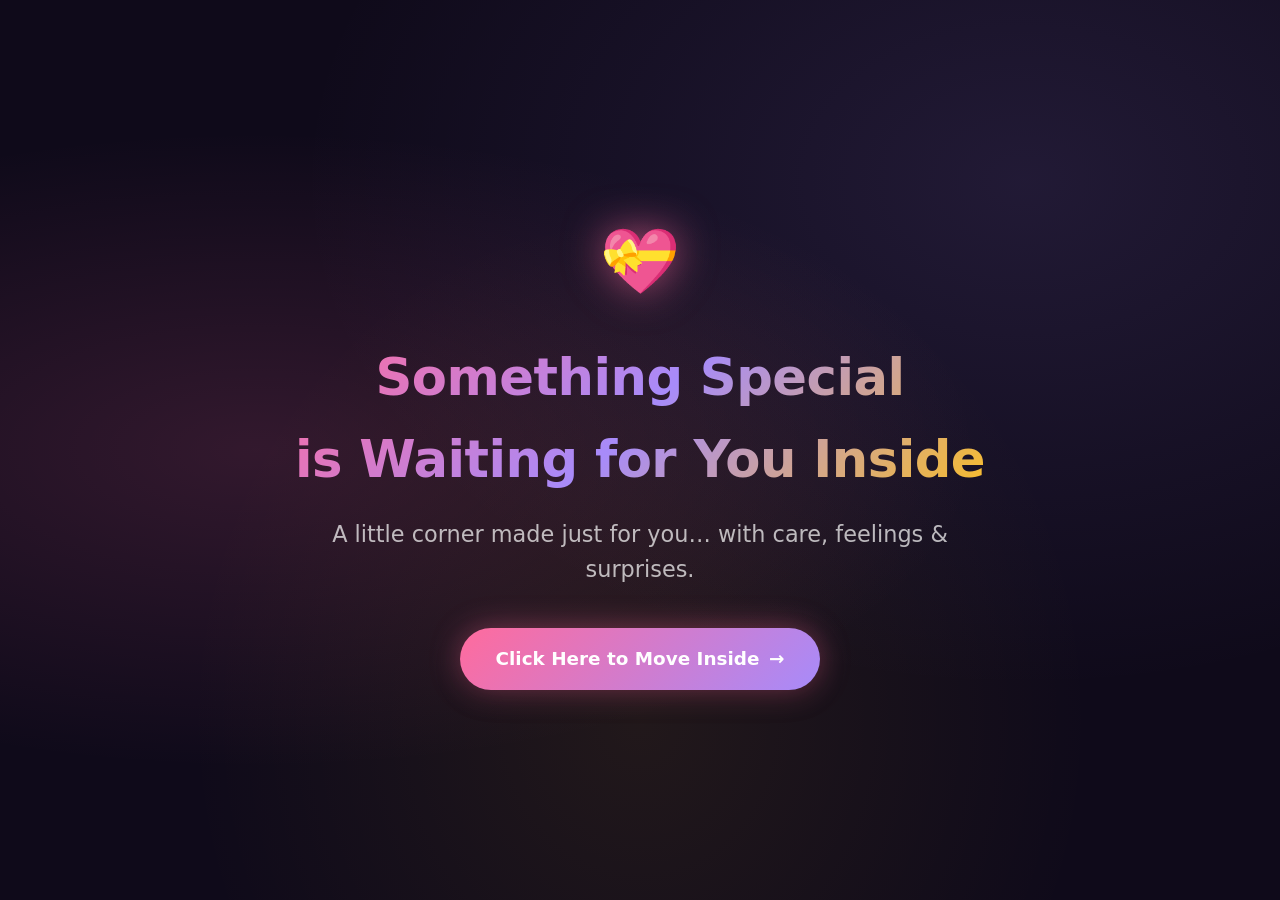
<file: index.html>
<!DOCTYPE html>
<html lang="en">
<head>
  <meta charset="UTF-8" />
  <meta name="viewport" content="width=device-width, initial-scale=1.0" />
  <title>Something Special Awaits</title>
  <link rel="stylesheet" href="styles.css" />
</head>
<body>
  <div class="particles"></div>

  <main class="landing">
    <div class="landing-content">
      <div class="heart-icon">💝</div>
      <h1>Something Special<br>is Waiting for You Inside</h1>
      <p class="subtitle">A little corner made just for you… with care, feelings & surprises.</p>
      <a href="inside.html" class="cta-btn">
        Click Here to Move Inside
        <span>→</span>
      </a>
    </div>
  </main>

  <script src="script.js"></script>
</body>
</html>
</file>
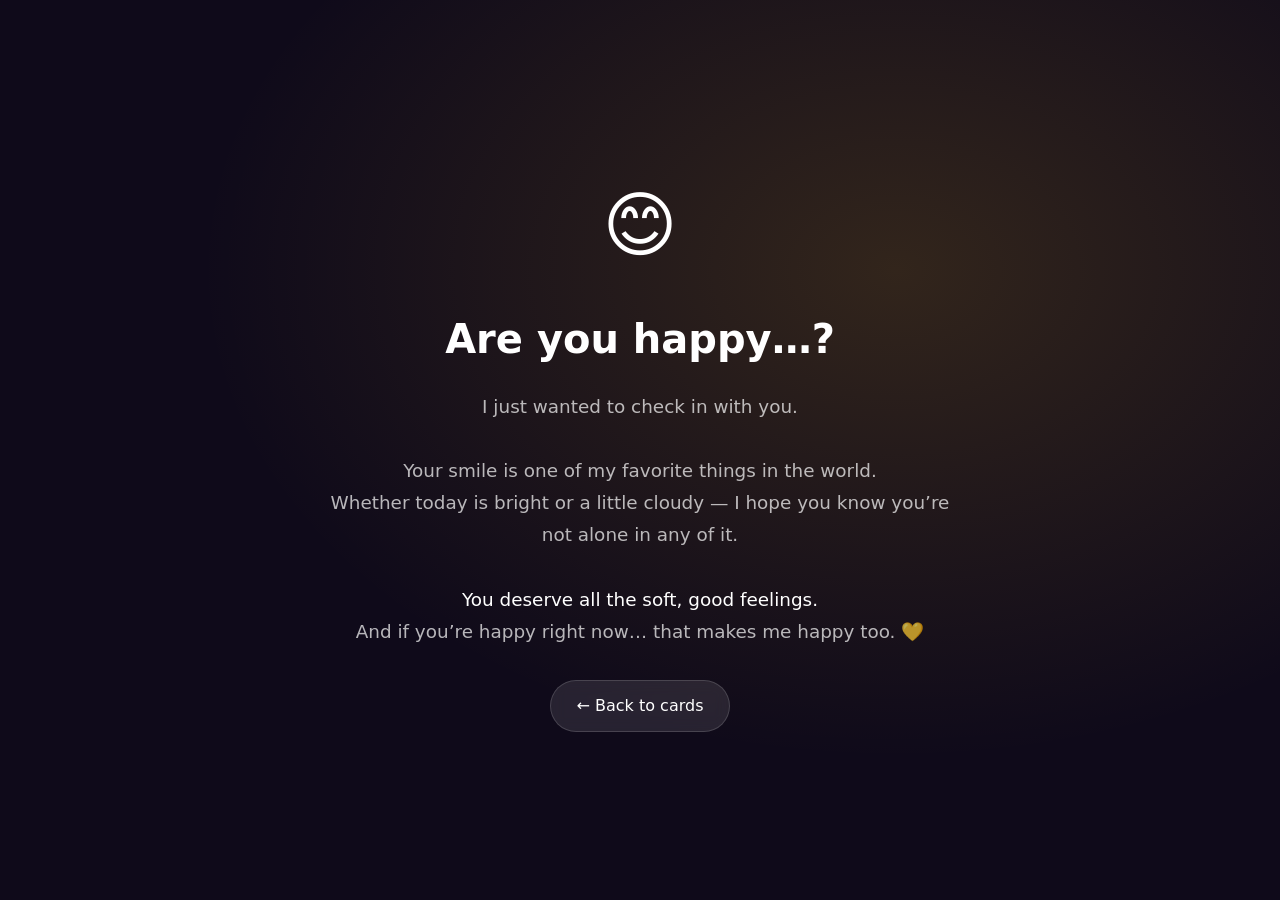
<file: happy.html>
<!DOCTYPE html>
<html lang="en">
<head>
  <meta charset="UTF-8" />
  <meta name="viewport" content="width=device-width, initial-scale=1.0" />
  <title>Are you happy…??</title>
  <link rel="stylesheet" href="styles.css" />
</head>
<body>
  <div class="particles"></div>

  <main class="detail-page happy-bg">
    <div class="detail-content">
      <div class="detail-icon">😊</div>
      <h1>Are you happy…?</h1>
      <p class="message">
        I just wanted to check in with you.<br><br>
        Your smile is one of my favorite things in the world.<br>
        Whether today is bright or a little cloudy — I hope you know you’re not alone in any of it.<br><br>
        <span class="highlight">You deserve all the soft, good feelings.</span><br>
        And if you’re happy right now… that makes me happy too. 💛
      </p>
      <a href="inside.html" class="back-btn">← Back to cards</a>
    </div>
  </main>

  <script src="script.js"></script>
</body>
</html>
</file>
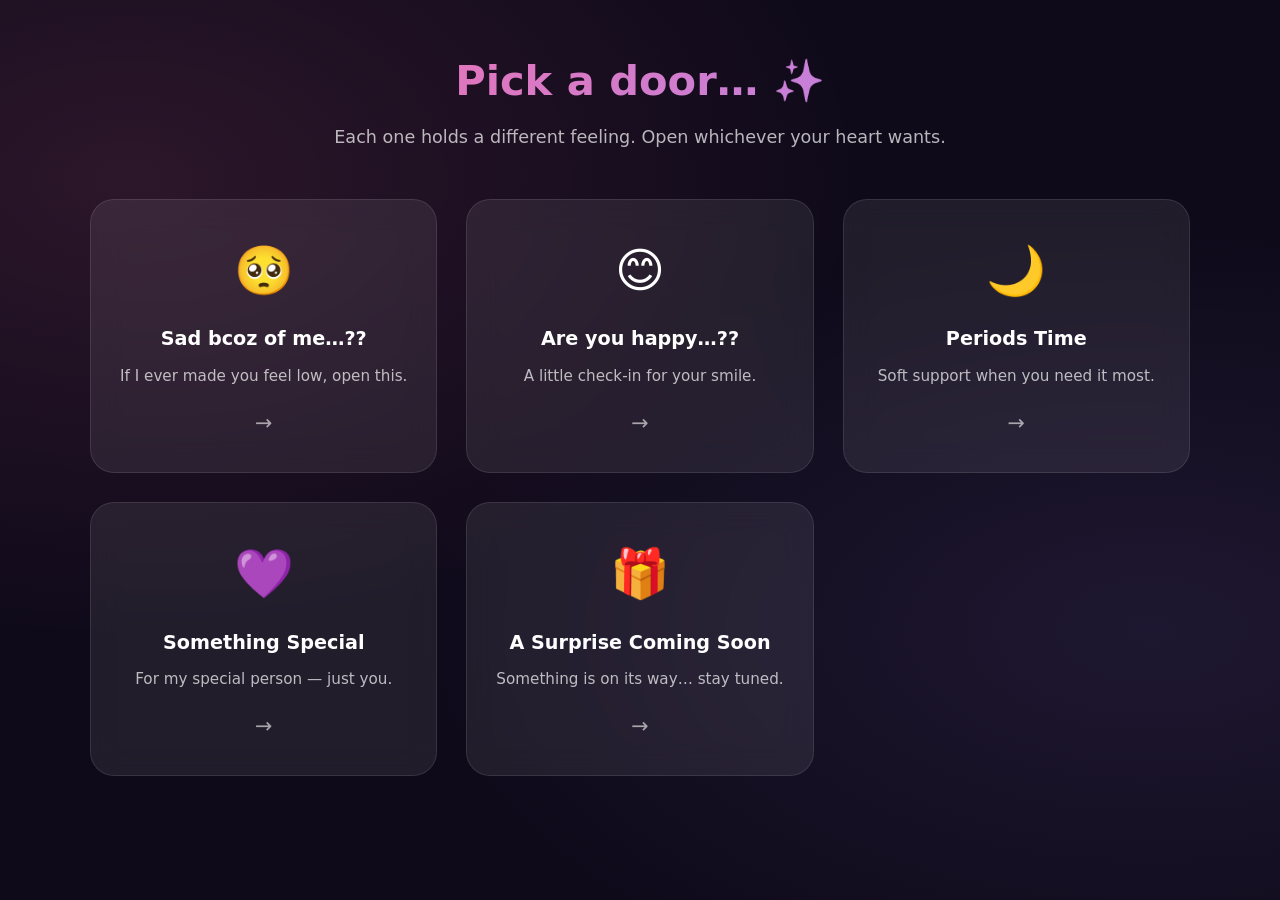
<file: inside.html>
<!DOCTYPE html>
<html lang="en">
<head>
  <meta charset="UTF-8" />
  <meta name="viewport" content="width=device-width, initial-scale=1.0" />
  <title>Inside • For You</title>
  <link rel="stylesheet" href="styles.css" />
</head>
<body>
  <div class="particles"></div>

  <main class="cards-page">
    <header class="cards-header">
      <h1>Pick a door… ✨</h1>
      <p>Each one holds a different feeling. Open whichever your heart wants.</p>
    </header>

    <div class="cards-grid">
      <!-- Card 1 -->
      <a href="sad.html" class="card sad">
        <span class="card-icon">🥺</span>
        <h3>Sad bcoz of me…??</h3>
        <p>If I ever made you feel low, open this.</p>
        <span class="arrow">→</span>
      </a>

      <!-- Card 2 -->
      <a href="happy.html" class="card happy">
        <span class="card-icon">😊</span>
        <h3>Are you happy…??</h3>
        <p>A little check-in for your smile.</p>
        <span class="arrow">→</span>
      </a>

      <!-- Card 3 -->
      <a href="periods.html" class="card periods">
        <span class="card-icon">🌙</span>
        <h3>Periods Time</h3>
        <p>Soft support when you need it most.</p>
        <span class="arrow">→</span>
      </a>

      <!-- Card 4 -->
      <a href="special.html" class="card special">
        <span class="card-icon">💜</span>
        <h3>Something Special</h3>
        <p>For my special person — just you.</p>
        <span class="arrow">→</span>
      </a>

      <!-- Card 5 -->
      <a href="surprise.html" class="card surprise">
        <span class="card-icon">🎁</span>
        <h3>A Surprise Coming Soon</h3>
        <p>Something is on its way… stay tuned.</p>
        <span class="arrow">→</span>
      </a>
    </div>
  </main>

  <script src="script.js"></script>
</body>
</html>
</file>
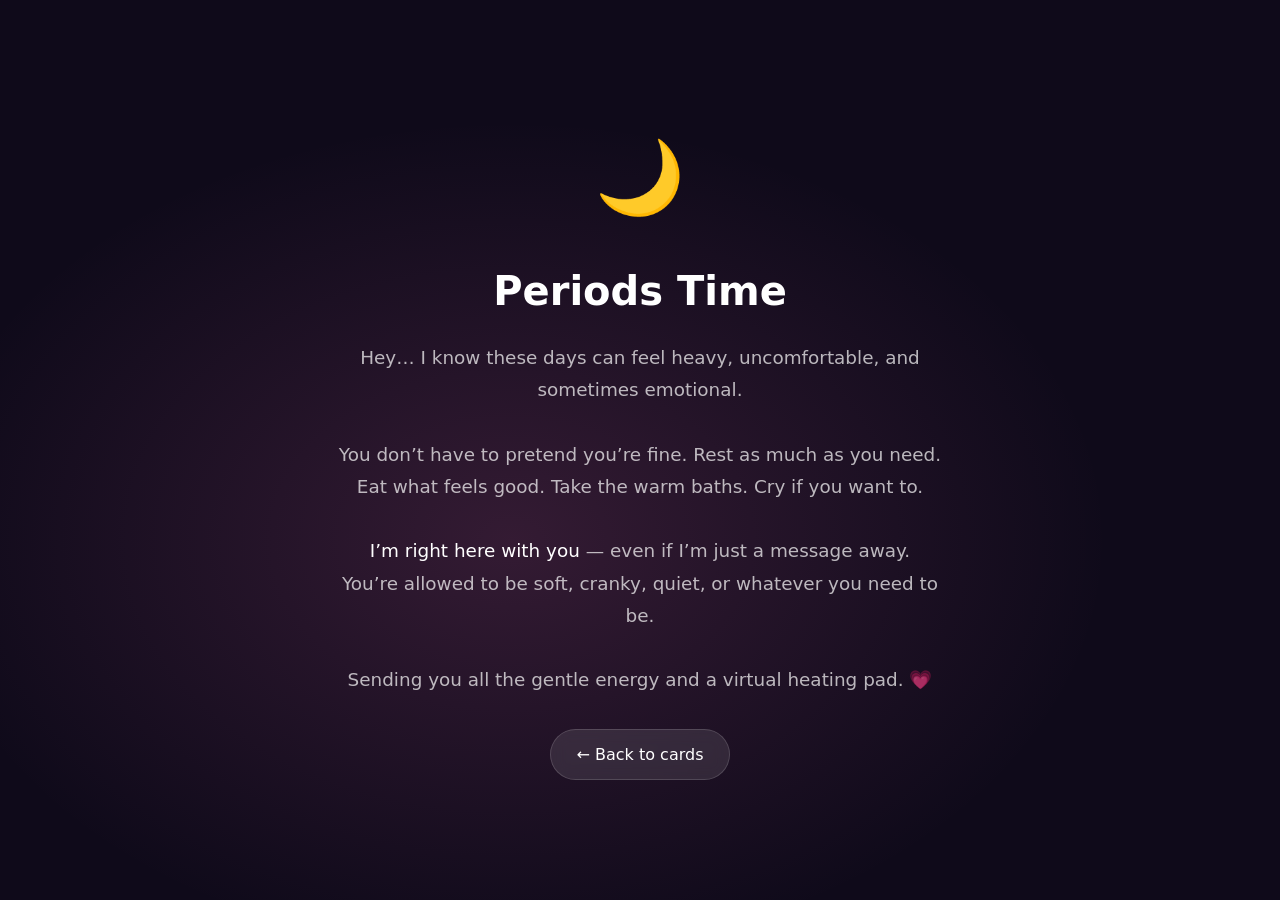
<file: periods.html>
<!DOCTYPE html>
<html lang="en">
<head>
  <meta charset="UTF-8" />
  <meta name="viewport" content="width=device-width, initial-scale=1.0" />
  <title>Periods Time</title>
  <link rel="stylesheet" href="styles.css" />
</head>
<body>
  <div class="particles"></div>

  <main class="detail-page periods-bg">
    <div class="detail-content">
      <div class="detail-icon">🌙</div>
      <h1>Periods Time</h1>
      <p class="message">
        Hey… I know these days can feel heavy, uncomfortable, and sometimes emotional.<br><br>
        You don’t have to pretend you’re fine. Rest as much as you need. Eat what feels good. Take the warm baths. Cry if you want to.<br><br>
        <span class="highlight">I’m right here with you</span> — even if I’m just a message away.<br>
        You’re allowed to be soft, cranky, quiet, or whatever you need to be.<br><br>
        Sending you all the gentle energy and a virtual heating pad. 💗
      </p>
      <a href="inside.html" class="back-btn">← Back to cards</a>
    </div>
  </main>

  <script src="script.js"></script>
</body>
</html>
</file>
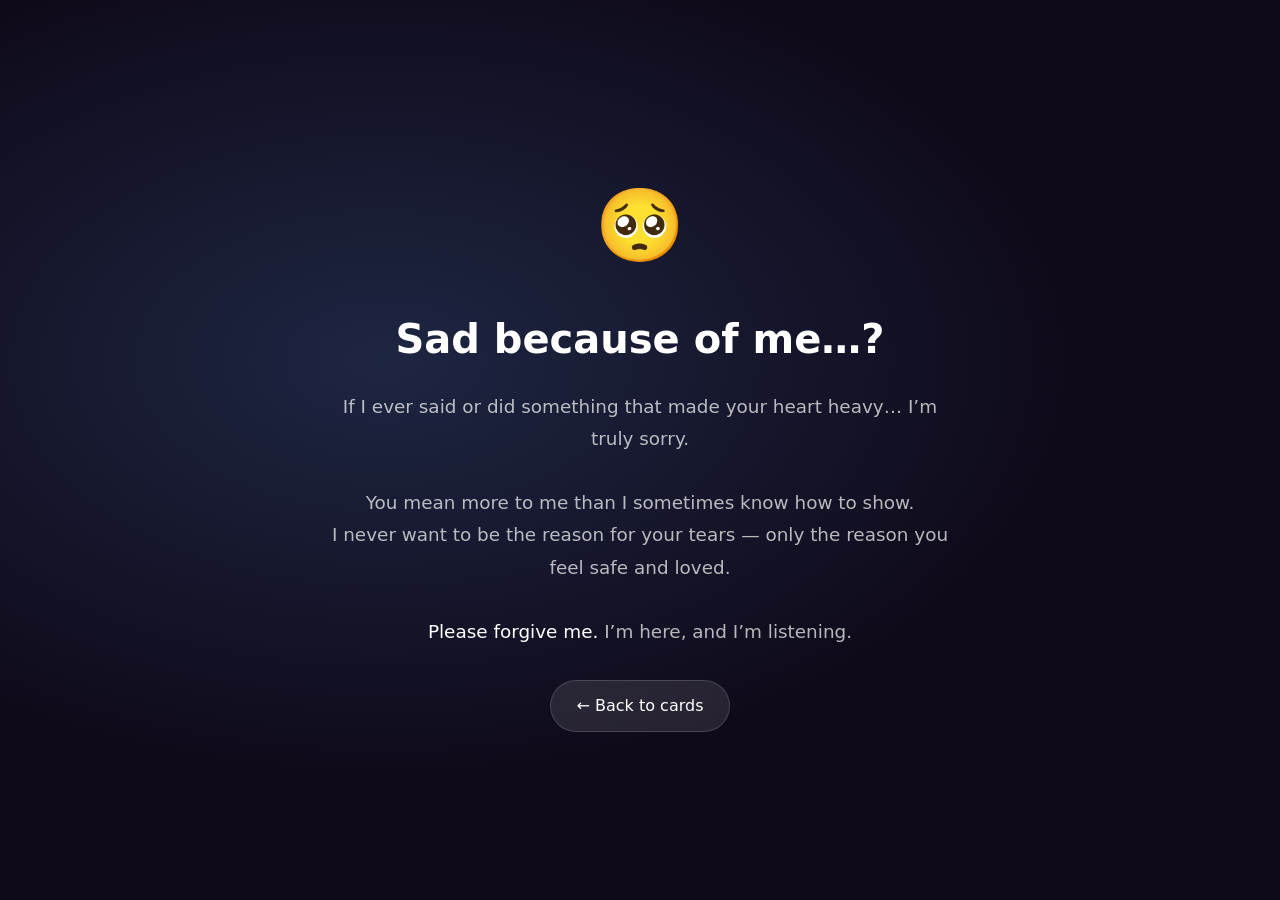
<file: sad.html>
<!DOCTYPE html>
<html lang="en">
<head>
  <meta charset="UTF-8" />
  <meta name="viewport" content="width=device-width, initial-scale=1.0" />
  <title>Sad bcoz of me…??</title>
  <link rel="stylesheet" href="styles.css" />
</head>
<body>
  <div class="particles"></div>

  <main class="detail-page sad-bg">
    <div class="detail-content">
      <div class="detail-icon">🥺</div>
      <h1>Sad because of me…?</h1>
      <p class="message">
        If I ever said or did something that made your heart heavy… I’m truly sorry.<br><br>
        You mean more to me than I sometimes know how to show.<br>
        I never want to be the reason for your tears — only the reason you feel safe and loved.<br><br>
        <span class="highlight">Please forgive me.</span> I’m here, and I’m listening.
      </p>
      <a href="inside.html" class="back-btn">← Back to cards</a>
    </div>
  </main>

  <script src="script.js"></script>
</body>
</html>
</file>
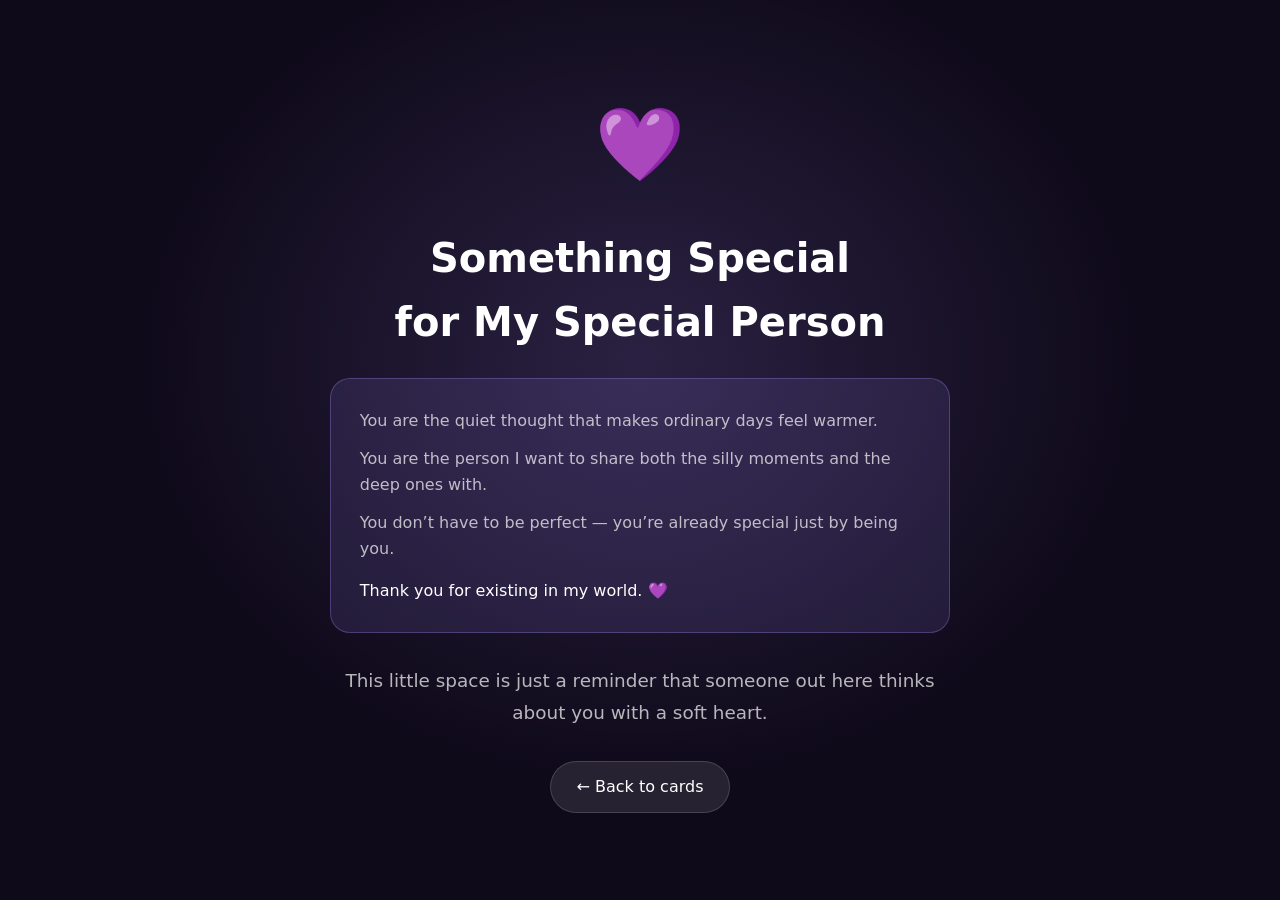
<file: special.html>
<!DOCTYPE html>
<html lang="en">
<head>
  <meta charset="UTF-8" />
  <meta name="viewport" content="width=device-width, initial-scale=1.0" />
  <title>Something Special for My Special Person</title>
  <link rel="stylesheet" href="styles.css" />
</head>
<body>
  <div class="particles"></div>

  <main class="detail-page special-bg">
    <div class="detail-content">
      <div class="detail-icon">💜</div>
      <h1>Something Special<br>for My Special Person</h1>
      
      <div class="special-box">
        <p>You are the quiet thought that makes ordinary days feel warmer.</p>
        <p>You are the person I want to share both the silly moments and the deep ones with.</p>
        <p>You don’t have to be perfect — you’re already special just by being you.</p>
        <p style="margin-top: 1rem; color: #fff; font-weight: 500;">Thank you for existing in my world. 💜</p>
      </div>

      <p class="message" style="margin-bottom: 2rem;">
        This little space is just a reminder that someone out here thinks about you with a soft heart.
      </p>
      <a href="inside.html" class="back-btn">← Back to cards</a>
    </div>
  </main>

  <script src="script.js"></script>
</body>
</html>
</file>
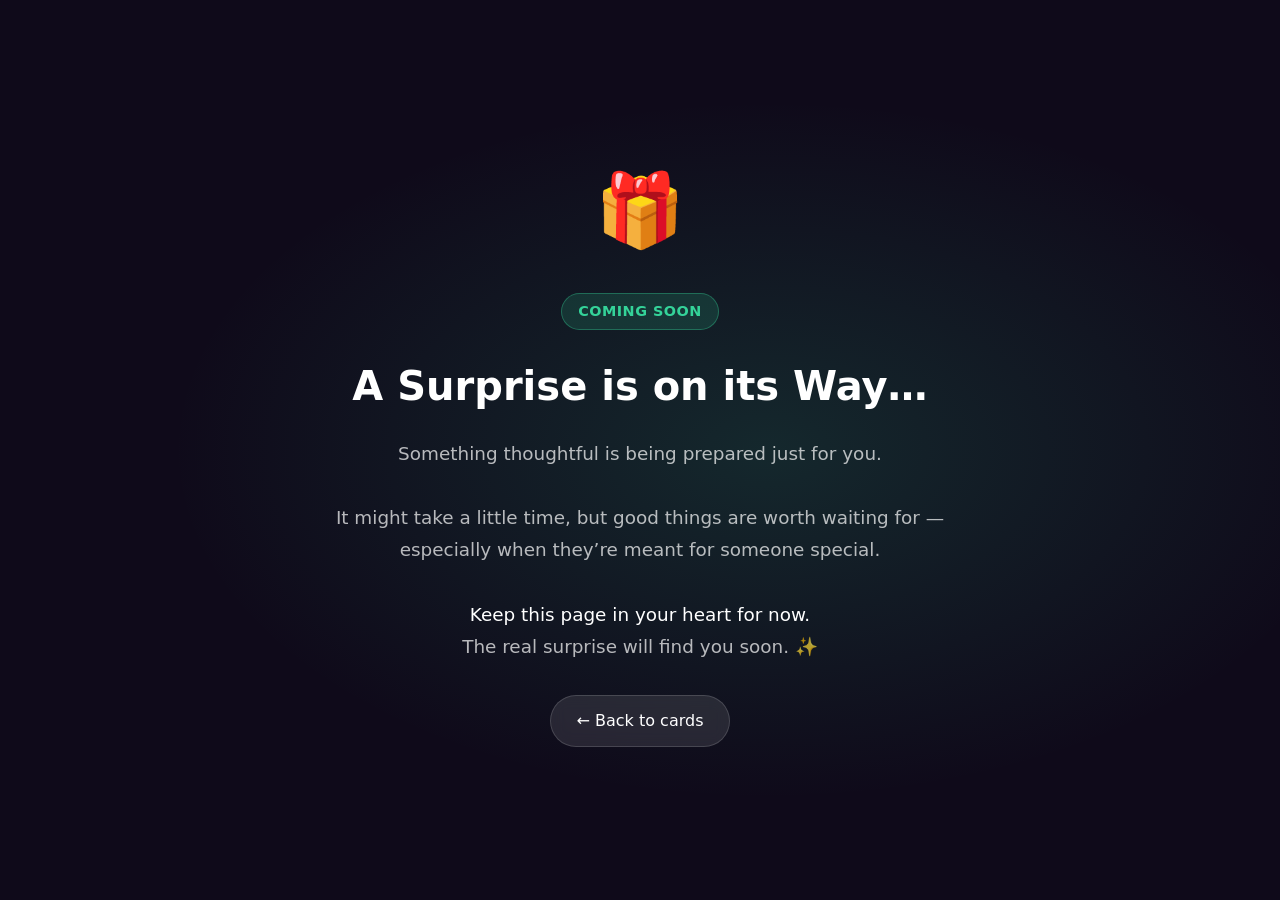
<file: surprise.html>
<!DOCTYPE html>
<html lang="en">
<head>
  <meta charset="UTF-8" />
  <meta name="viewport" content="width=device-width, initial-scale=1.0" />
  <title>A Surprise Coming Soon</title>
  <link rel="stylesheet" href="styles.css" />
</head>
<body>
  <div class="particles"></div>

  <main class="detail-page surprise-bg">
    <div class="detail-content">
      <div class="detail-icon">🎁</div>
      <div class="locked-badge">COMING SOON</div>
      <h1>A Surprise is on its Way…</h1>
      <p class="message">
        Something thoughtful is being prepared just for you.<br><br>
        It might take a little time, but good things are worth waiting for — especially when they’re meant for someone special.<br><br>
        <span class="highlight">Keep this page in your heart for now.</span><br>
        The real surprise will find you soon. ✨
      </p>
      <a href="inside.html" class="back-btn">← Back to cards</a>
    </div>
  </main>

  <script src="script.js"></script>
</body>
</html>
</file>
<file: styles.css>
/* ===== Global Styles ===== */
:root {
  --primary: #ff6b9d;
  --primary-dark: #e84a7f;
  --secondary: #a78bfa;
  --accent: #fbbf24;
  --bg-dark: #0f0a1a;
  --bg-card: rgba(255, 255, 255, 0.08);
  --text: #ffffff;
  --text-muted: rgba(255, 255, 255, 0.7);
  --glow: 0 0 30px rgba(255, 107, 157, 0.4);
  --font-main: 'Segoe UI', system-ui, -apple-system, sans-serif;
}

* {
  margin: 0;
  padding: 0;
  box-sizing: border-box;
}

html {
  scroll-behavior: smooth;
}

body {
  font-family: var(--font-main);
  background: var(--bg-dark);
  color: var(--text);
  min-height: 100vh;
  overflow-x: hidden;
  line-height: 1.6;
}

/* Floating particles background */
.particles {
  position: fixed;
  top: 0;
  left: 0;
  width: 100%;
  height: 100%;
  pointer-events: none;
  z-index: 0;
  overflow: hidden;
}

.particle {
  position: absolute;
  width: 6px;
  height: 6px;
  background: radial-gradient(circle, var(--primary), transparent);
  border-radius: 50%;
  opacity: 0.6;
  animation: float-up linear infinite;
}

@keyframes float-up {
  0% {
    transform: translateY(100vh) scale(0);
    opacity: 0;
  }
  10% {
    opacity: 0.6;
  }
  90% {
    opacity: 0.4;
  }
  100% {
    transform: translateY(-10vh) scale(1);
    opacity: 0;
  }
}

/* ===== Landing Page ===== */
.landing {
  position: relative;
  min-height: 100vh;
  display: flex;
  flex-direction: column;
  align-items: center;
  justify-content: center;
  text-align: center;
  padding: 2rem;
  z-index: 1;
  background: 
    radial-gradient(ellipse at 20% 50%, rgba(255, 107, 157, 0.15) 0%, transparent 50%),
    radial-gradient(ellipse at 80% 20%, rgba(167, 139, 250, 0.12) 0%, transparent 50%),
    radial-gradient(ellipse at 50% 80%, rgba(251, 191, 36, 0.08) 0%, transparent 50%),
    var(--bg-dark);
}

.landing-content {
  max-width: 700px;
  animation: fadeInUp 1.2s ease-out;
}

@keyframes fadeInUp {
  from {
    opacity: 0;
    transform: translateY(40px);
  }
  to {
    opacity: 1;
    transform: translateY(0);
  }
}

.heart-icon {
  font-size: 4rem;
  margin-bottom: 1.5rem;
  animation: heartbeat 1.8s ease-in-out infinite;
  filter: drop-shadow(0 0 20px rgba(255, 107, 157, 0.6));
}

@keyframes heartbeat {
  0%, 100% { transform: scale(1); }
  15% { transform: scale(1.15); }
  30% { transform: scale(1); }
  45% { transform: scale(1.1); }
  60% { transform: scale(1); }
}

.landing h1 {
  font-size: clamp(2rem, 6vw, 3.2rem);
  font-weight: 700;
  margin-bottom: 1rem;
  background: linear-gradient(135deg, #ff6b9d, #a78bfa, #fbbf24);
  -webkit-background-clip: text;
  -webkit-text-fill-color: transparent;
  background-clip: text;
  letter-spacing: -0.5px;
}

.landing .subtitle {
  font-size: clamp(1.1rem, 3vw, 1.4rem);
  color: var(--text-muted);
  margin-bottom: 2.5rem;
  font-weight: 300;
}

.cta-btn {
  display: inline-flex;
  align-items: center;
  gap: 0.6rem;
  padding: 1rem 2.2rem;
  font-size: 1.15rem;
  font-weight: 600;
  color: white;
  background: linear-gradient(135deg, var(--primary), var(--secondary));
  border: none;
  border-radius: 50px;
  cursor: pointer;
  text-decoration: none;
  box-shadow: var(--glow), 0 8px 25px rgba(0,0,0,0.3);
  transition: all 0.35s cubic-bezier(0.4, 0, 0.2, 1);
  position: relative;
  overflow: hidden;
}

.cta-btn::before {
  content: '';
  position: absolute;
  top: 0;
  left: -100%;
  width: 100%;
  height: 100%;
  background: linear-gradient(90deg, transparent, rgba(255,255,255,0.25), transparent);
  transition: left 0.5s;
}

.cta-btn:hover::before {
  left: 100%;
}

.cta-btn:hover {
  transform: translateY(-4px) scale(1.03);
  box-shadow: 0 0 40px rgba(255, 107, 157, 0.55), 0 12px 30px rgba(0,0,0,0.35);
}

.cta-btn:active {
  transform: translateY(-1px) scale(0.98);
}

.sparkles {
  position: absolute;
  width: 100%;
  height: 100%;
  top: 0;
  left: 0;
  pointer-events: none;
}

/* ===== Cards Page ===== */
.cards-page {
  position: relative;
  min-height: 100vh;
  padding: 3rem 1.5rem 4rem;
  z-index: 1;
  background: 
    radial-gradient(ellipse at 10% 20%, rgba(255, 107, 157, 0.12) 0%, transparent 45%),
    radial-gradient(ellipse at 90% 70%, rgba(167, 139, 250, 0.1) 0%, transparent 45%),
    var(--bg-dark);
}

.cards-header {
  text-align: center;
  margin-bottom: 3rem;
  animation: fadeInUp 0.8s ease-out;
}

.cards-header h1 {
  font-size: clamp(1.8rem, 5vw, 2.6rem);
  margin-bottom: 0.5rem;
  background: linear-gradient(135deg, #ff6b9d, #a78bfa);
  -webkit-background-clip: text;
  -webkit-text-fill-color: transparent;
  background-clip: text;
}

.cards-header p {
  color: var(--text-muted);
  font-size: 1.1rem;
}

.cards-grid {
  display: grid;
  grid-template-columns: repeat(auto-fit, minmax(260px, 1fr));
  gap: 1.8rem;
  max-width: 1100px;
  margin: 0 auto;
}

.card {
  background: var(--bg-card);
  backdrop-filter: blur(16px);
  border: 1px solid rgba(255, 255, 255, 0.1);
  border-radius: 24px;
  padding: 2rem 1.6rem;
  text-align: center;
  text-decoration: none;
  color: inherit;
  transition: all 0.4s cubic-bezier(0.4, 0, 0.2, 1);
  position: relative;
  overflow: hidden;
  animation: cardIn 0.7s ease-out backwards;
  cursor: pointer;
}

.card:nth-child(1) { animation-delay: 0.1s; }
.card:nth-child(2) { animation-delay: 0.2s; }
.card:nth-child(3) { animation-delay: 0.3s; }
.card:nth-child(4) { animation-delay: 0.4s; }
.card:nth-child(5) { animation-delay: 0.5s; }

@keyframes cardIn {
  from {
    opacity: 0;
    transform: translateY(30px) scale(0.95);
  }
  to {
    opacity: 1;
    transform: translateY(0) scale(1);
  }
}

.card::before {
  content: '';
  position: absolute;
  inset: 0;
  border-radius: 24px;
  padding: 1px;
  background: linear-gradient(135deg, transparent, rgba(255,107,157,0.4), transparent);
  -webkit-mask: linear-gradient(#fff 0 0) content-box, linear-gradient(#fff 0 0);
  mask: linear-gradient(#fff 0 0) content-box, linear-gradient(#fff 0 0);
  -webkit-mask-composite: xor;
  mask-composite: exclude;
  opacity: 0;
  transition: opacity 0.4s;
}

.card:hover::before {
  opacity: 1;
}

.card:hover {
  transform: translateY(-10px) scale(1.02);
  background: rgba(255, 255, 255, 0.12);
  box-shadow: 0 20px 40px rgba(0,0,0,0.3), 0 0 30px rgba(255, 107, 157, 0.2);
}

.card-icon {
  font-size: 3rem;
  margin-bottom: 1rem;
  display: block;
  transition: transform 0.4s;
}

.card:hover .card-icon {
  transform: scale(1.15);
}

.card h3 {
  font-size: 1.2rem;
  font-weight: 600;
  margin-bottom: 0.6rem;
  color: #fff;
}

.card p {
  font-size: 0.95rem;
  color: var(--text-muted);
  line-height: 1.5;
}

.card .arrow {
  display: inline-block;
  margin-top: 1.2rem;
  font-size: 1.3rem;
  opacity: 0.6;
  transition: all 0.3s;
}

.card:hover .arrow {
  opacity: 1;
  transform: translateX(6px);
}

/* Card color accents */
.card.sad { --accent-color: #60a5fa; }
.card.happy { --accent-color: #fbbf24; }
.card.periods { --accent-color: #f472b6; }
.card.special { --accent-color: #a78bfa; }
.card.surprise { --accent-color: #34d399; }

.card.sad:hover { box-shadow: 0 20px 40px rgba(0,0,0,0.3), 0 0 30px rgba(96, 165, 250, 0.25); }
.card.happy:hover { box-shadow: 0 20px 40px rgba(0,0,0,0.3), 0 0 30px rgba(251, 191, 36, 0.25); }
.card.periods:hover { box-shadow: 0 20px 40px rgba(0,0,0,0.3), 0 0 30px rgba(244, 114, 182, 0.25); }
.card.special:hover { box-shadow: 0 20px 40px rgba(0,0,0,0.3), 0 0 30px rgba(167, 139, 250, 0.25); }
.card.surprise:hover { box-shadow: 0 20px 40px rgba(0,0,0,0.3), 0 0 30px rgba(52, 211, 153, 0.25); }

/* ===== Detail Pages ===== */
.detail-page {
  position: relative;
  min-height: 100vh;
  display: flex;
  flex-direction: column;
  align-items: center;
  justify-content: center;
  padding: 2rem 1.5rem;
  z-index: 1;
  text-align: center;
}

.detail-page.sad-bg {
  background: 
    radial-gradient(ellipse at 30% 40%, rgba(96, 165, 250, 0.18) 0%, transparent 55%),
    var(--bg-dark);
}
.detail-page.happy-bg {
  background: 
    radial-gradient(ellipse at 70% 30%, rgba(251, 191, 36, 0.15) 0%, transparent 55%),
    var(--bg-dark);
}
.detail-page.periods-bg {
  background: 
    radial-gradient(ellipse at 40% 60%, rgba(244, 114, 182, 0.16) 0%, transparent 55%),
    var(--bg-dark);
}
.detail-page.special-bg {
  background: 
    radial-gradient(ellipse at 50% 40%, rgba(167, 139, 250, 0.18) 0%, transparent 55%),
    var(--bg-dark);
}
.detail-page.surprise-bg {
  background: 
    radial-gradient(ellipse at 60% 50%, rgba(52, 211, 153, 0.15) 0%, transparent 55%),
    var(--bg-dark);
}

.detail-content {
  max-width: 620px;
  animation: fadeInUp 1s ease-out;
}

.detail-icon {
  font-size: 4.5rem;
  margin-bottom: 1.5rem;
  animation: gentleBounce 2.5s ease-in-out infinite;
}

@keyframes gentleBounce {
  0%, 100% { transform: translateY(0); }
  50% { transform: translateY(-12px); }
}

.detail-content h1 {
  font-size: clamp(1.8rem, 5vw, 2.5rem);
  margin-bottom: 1.2rem;
  font-weight: 700;
}

.detail-content .message {
  font-size: 1.15rem;
  color: var(--text-muted);
  margin-bottom: 2rem;
  line-height: 1.75;
}

.detail-content .highlight {
  color: #fff;
  font-weight: 500;
}

.back-btn {
  display: inline-flex;
  align-items: center;
  gap: 0.5rem;
  padding: 0.75rem 1.6rem;
  font-size: 1rem;
  font-weight: 500;
  color: white;
  background: rgba(255, 255, 255, 0.1);
  border: 1px solid rgba(255, 255, 255, 0.15);
  border-radius: 40px;
  text-decoration: none;
  transition: all 0.3s;
  backdrop-filter: blur(8px);
}

.back-btn:hover {
  background: rgba(255, 255, 255, 0.18);
  transform: translateX(-4px);
}

/* Special page extras */
.special-box {
  background: rgba(167, 139, 250, 0.12);
  border: 1px solid rgba(167, 139, 250, 0.3);
  border-radius: 20px;
  padding: 1.8rem;
  margin: 1.5rem 0 2rem;
  text-align: left;
}

.special-box p {
  margin-bottom: 0.8rem;
  color: var(--text-muted);
}

.special-box p:last-child {
  margin-bottom: 0;
}

/* Surprise locked feel */
.locked-badge {
  display: inline-block;
  background: rgba(52, 211, 153, 0.15);
  border: 1px solid rgba(52, 211, 153, 0.35);
  color: #34d399;
  padding: 0.4rem 1rem;
  border-radius: 20px;
  font-size: 0.9rem;
  font-weight: 600;
  margin-bottom: 1.5rem;
  letter-spacing: 0.5px;
}

/* Footer tiny note */
.page-footer {
  position: absolute;
  bottom: 1.5rem;
  left: 0;
  right: 0;
  text-align: center;
  font-size: 0.85rem;
  color: rgba(255,255,255,0.35);
}

/* Responsive */
@media (max-width: 600px) {
  .cards-grid {
    grid-template-columns: 1fr;
    max-width: 340px;
  }
  .landing h1 {
    font-size: 2rem;
  }
}
</file>
